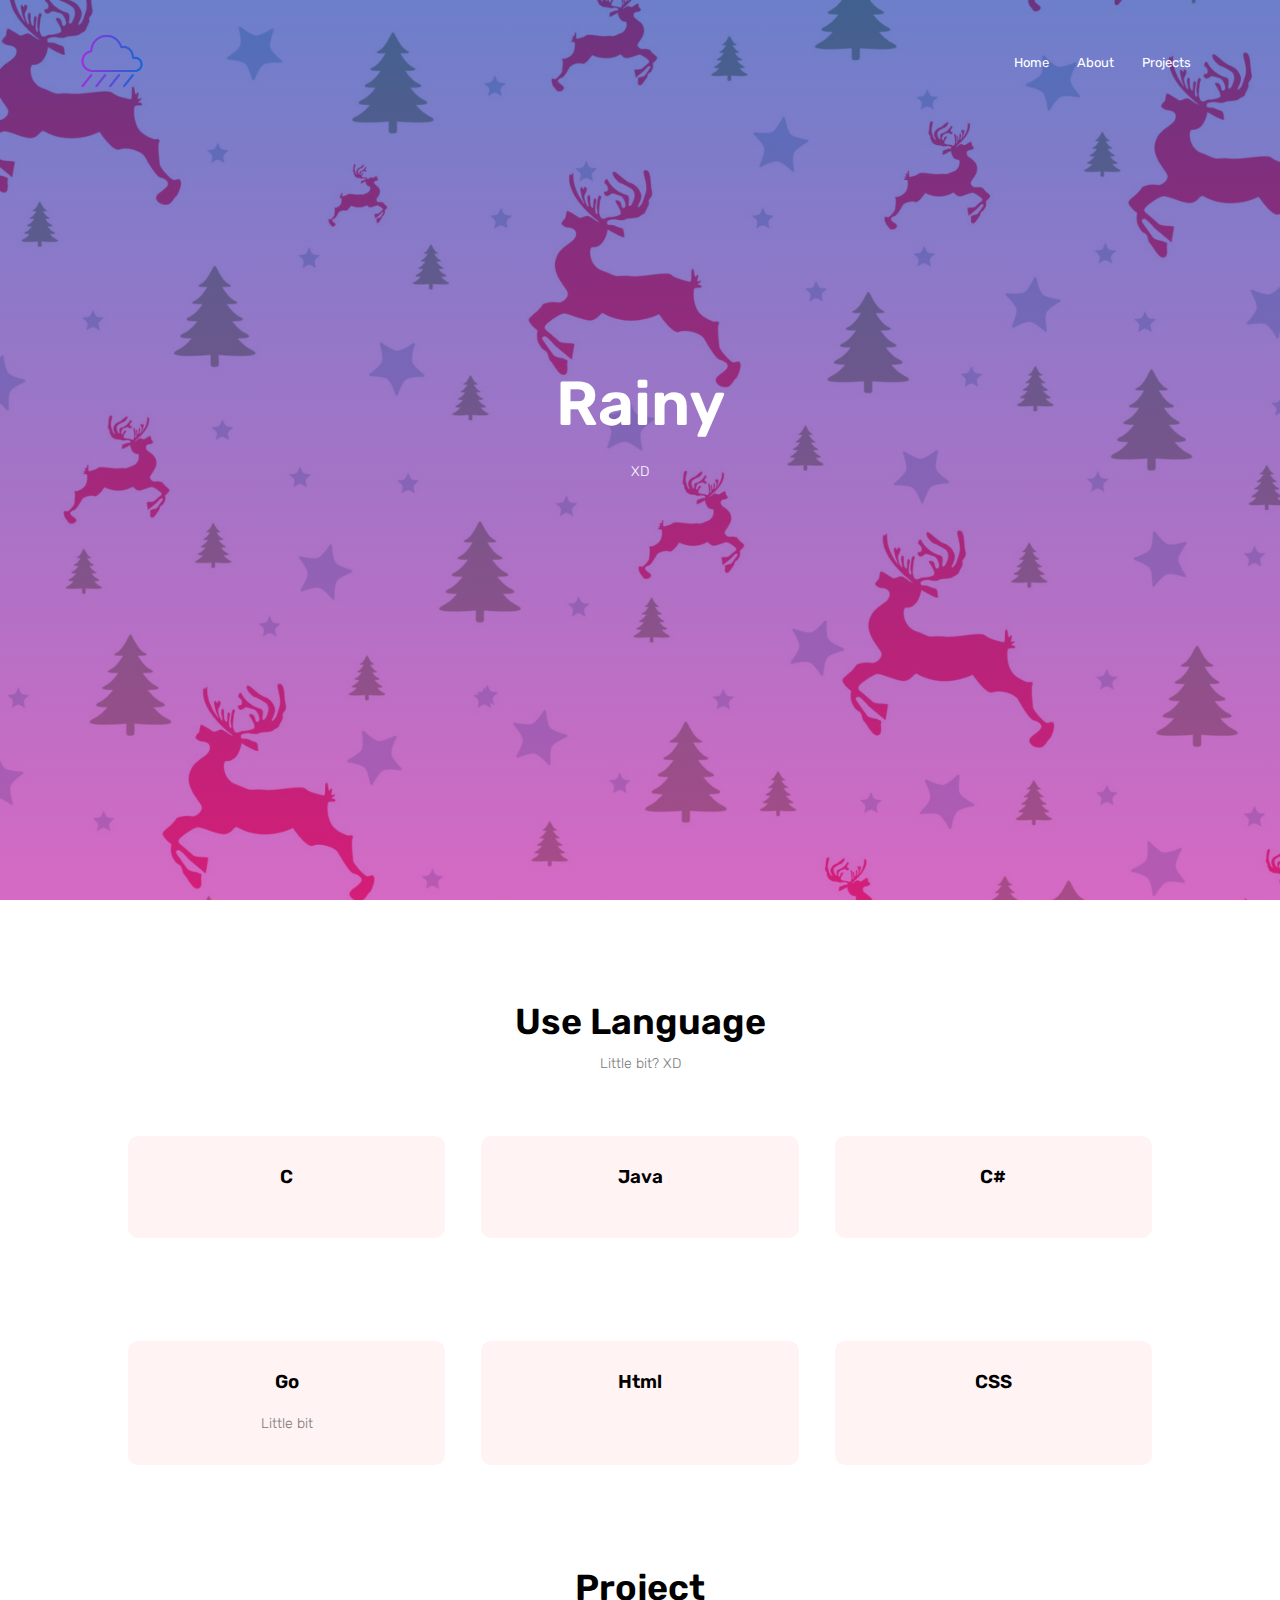
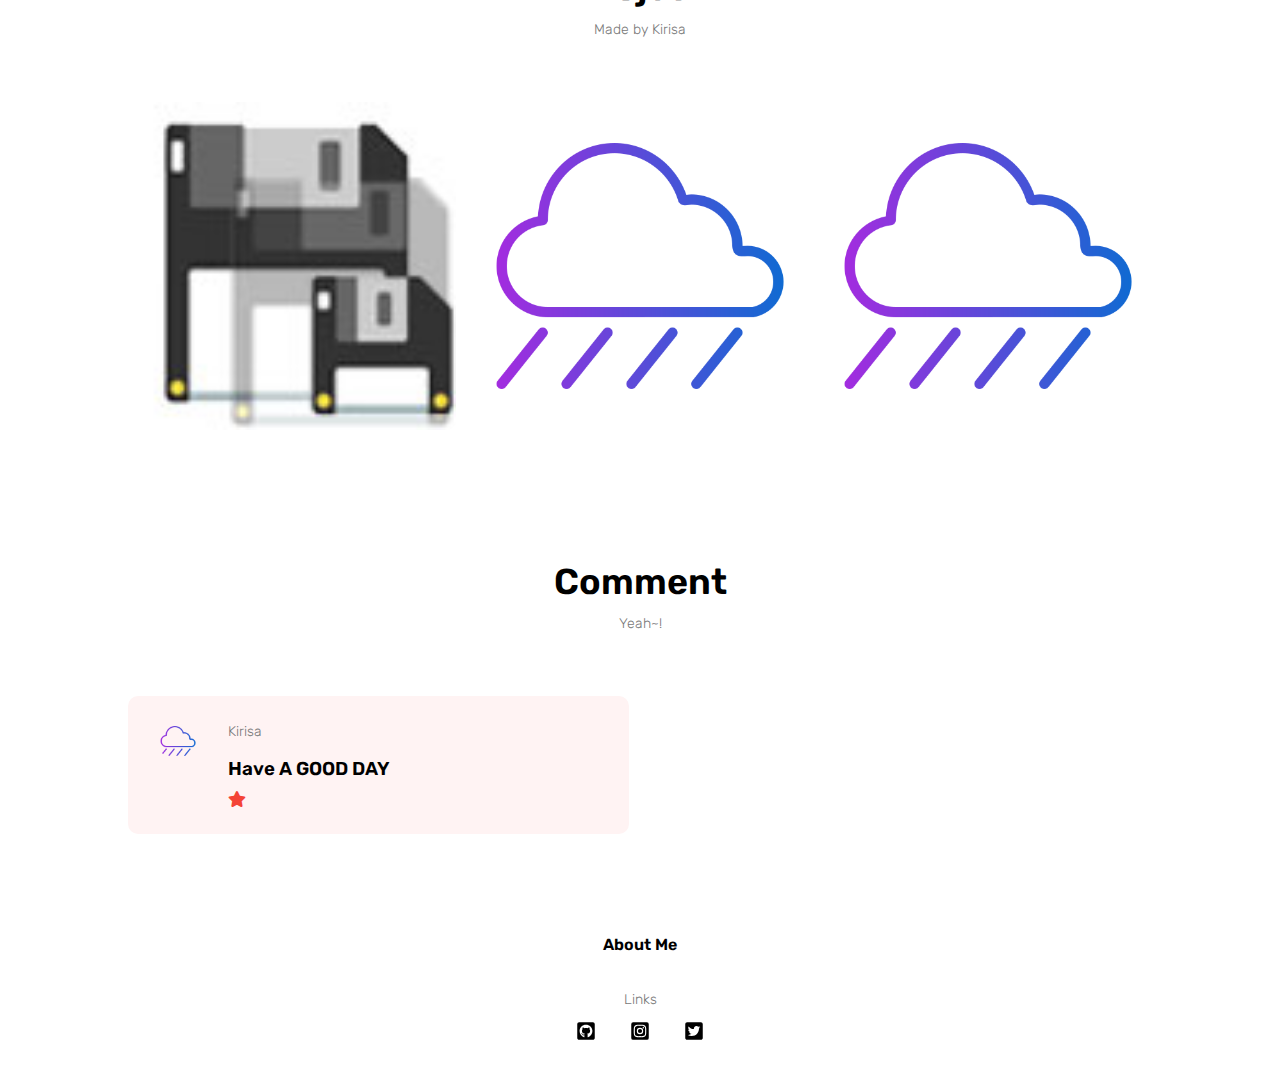
<file: index.html>
<!DOCTYPE html>
<html>
<head>

    <meta name="viewport" content="with=device-width, initial-scale=1.0">
    <title>Rainy</title>
    <link rel="stylesheet" href="style.css">
    <link rel="preconnect" href="https://fonts.googleapis.com">
<link rel="preconnect" href="https://fonts.gstatic.com" crossorigin>
<link href="https://fonts.googleapis.com/css2?family=Rubik:wght@300&display=swap" rel="stylesheet">
<link
    rel="stylesheet"
    href="https://cdnjs.cloudflare.com/ajax/libs/font-awesome/5.10.0/css/all.min.css"
  />
</head>
<body>
    <section class="header">
        <nav>
            <a href="index.html"><img src="assets/rain.png" width="70" height="70"></a>
            <div class="nav-links" id="navLinks">
                <i class="fa fa-times" onclick="hideMenu()"></i>
                <ul>
                    <li><a href="">Home</a></li>
                    <li><a href="#about-section">About</a></li>
                    <li><a href="#project-section">Projects</a></li>
                </ul>
            </div>
            <i class="fa fa-bars" onclick="showMenu()"></i>
        </nav>

    <div class="text-box">
        <h1>Rainy</h1>
        <p>XD</p>
        <!-- <a href="" class="hero-btn">Visit us to know more</a> -->
    </div>
    </section>

    <section class="uselang" id="about-section">
        <h1>Use Language</h1>
        <p>Little bit? XD</p>

        <div class="row">
            <div class="uselang-col">
                <h3>C</h3>
                <p></p>
            </div>
            <div class="uselang-col">
                <h3>Java</h3>
                <p></p>
            </div>
            <div class="uselang-col">
                <h3>C#</h3>
                <p></p>
            </div>
        </div>
        <div class="row">
            <div class="uselang-col">
                <h3>Go</h3>
                <p>Little bit</p>
            </div>
            <div class="uselang-col">
                <h3>Html</h3>
                <p></p>
            </div>
            <div class="uselang-col">
                <h3>CSS</h3>
                <p></p>
            </div>
        </div>
        
    </section>

    <section class="project" id="project-section">
        <h1>Project</h1>
        <p>Made by Kirisa</p>

        <div class="row">
            <div class="project-col">
                <img src="assets/icon.jpg">
                <a href="https://drive.google.com/file/d/1MxM4vlyeEpBlSKHWd73n_bZkKiTbGPHk/view?usp=sharing">
                    <div class="layer">
                        <h3>Image Compressor</h3>
                    </div>
                </a>
            </div>
            <div class="project-col">
                <img src="assets/rain.png">
                <a href="">
                    <div class="layer">
                        <h3>Coming Soon</h3>
                    </div>
                </a>
            </div>
            <div class="project-col">
                <img src="assets/rain.png">
                <a href="">
                    <div class="layer">
                        <h3>Coming Soon</h3>
                    </div>
                </a>
            </div>
        </div>
        
    </section>

    <section class="comments">
        <h1>Comment</h1>
        <p>Yeah~!</p>

        <div class="row">
            <div class="comments-col">
                <img src="assets/rain.png">
                <div>
                    <p>Kirisa</p>
                    <h3>Have A GOOD DAY</h3>
                    <i class="fa fa-star"></i>
                </div>
            </div>
        </div>
    </section>

    <section class="footer">
        <h4>About Me</h4>
        <p>Links</p>

        <div class="icons">
            <div class="icon-col">
                <a href="https://github.com/Kirisa75">
                    <img src="assets/github-square-brands.svg" width="20" height="20">
                </a>
            </div>
            <div class="icon-col">
                <a href="https://www.instagram.com/n_kirisa/">
                    <img src="assets/instagram-square-brands.svg" width="20" height="20">
                </a>
            </div>
            <div class="icon-col">
                <a href="https://twitter.com/nagoikirisame">
                    <img src="assets/twitter-square-brands.svg" width="20" height="20">
                </a>
            </div>
        </div>
    </section>

    <script>
        var navLinks = document.getElementById("navLinks");

        function showMenu(){
            navLinks.style.right = "0";
        }

        function hideMenu(){
            navLinks.style.right = "-200px";
        }
    </script>
</body>
</html>
</file>
<file: style.css>
*{
    margin: 0;
    padding: 0;
    font-family: 'Rubik', sans-serif;
    scroll-behavior: smooth; 
}

.header{
    min-height: 100vh;
    width: 100%;
    background-image: linear-gradient(rgba(47, 73, 180, 0.7),rgba(196, 42, 170, 0.7)),url(assets/christmas-pattern-background.jpg);
    background-position: center;
    background-size: cover;
    position: relative;
}

nav{
    display: flex;
    padding: 2% 6%;
    justify-content: space-between;
    align-items: center;
}


.nav-links{
    flex: 1;
    text-align: right;
}

.nav-links ul li{
    list-style: none;
    display: inline-block;
    padding: 8px 12px;
    position: relative;
}

.nav-links ul li a{
    color: #fff;
    text-decoration: none;
    font-size: 13px;
}

.nav-links ul li::after{
    content: '';
    width: 0%;
    height: 2px;
    background: #f44336;
    display: block;
    margin: auto;
    transition: 0.5s;
}

.nav-links ul li:hover::after{
    width: 100%;
}

.text-box{
    width: 90%;
    color: #fff;
    position: absolute;
    top: 50%;
    left: 50%;
    transform: translate(-50%,-50%);
    text-align: center;
}

.text-box h1{
    font-size: 62px;
}

.text-box p{
    margin: 10px 0 40px;
    font-size: 14px;
    color: #fff;
}

.hero-btn{
    display: inline-block;
    text-decoration: none;
    color: #fff;
    border: 1px solid #fff;
    padding: 12px 34px;
    font-size: 13px;
    background: transparent;
    position: relative;
    cursor: pointer;
}

.hero-btn:hover{
    border: 1px solid #f44336;
    background: #f44336;
    transition: 0.6s;
}

nav .fa{
    display: none;
}

@media(max-width:700px){
    .text-box h1{
        font-size: 20px;
    }
    .nav-links{
        position: absolute;
        background: #f44336;
        height: 100vh;
        width: 200px;
        top: 0;
        right: 200px;
        text-align: left;
        z-index: 2;
        transition: 1s;
    }
    nav .fa{
        display: block;
        color: #fff;
        margin: 10px;
        font-size: 22px;
        cursor: pointer;
    }
    .nav-links ul{
        padding: 30px;
    }
}

/* uselang section */

.uselang{
    width: 80%;
    margin: auto;
    text-align: center;
    padding-top: 100px;
}

h1{
    font-size: 36px;
    font-weight: 600;
}

p{
    color: #777;
    font-size: 14px;
    font-weight: 300;
    line-height: 22px;
    padding: 10px;
}

.row{
    margin-top: 5%;
    display: flex;
    justify-content: space-between;
}

.uselang-col{
    flex-basis: 31%;
    background: #fff3f3;
    border-radius: 10px;
    margin-bottom: 5%;
    padding: 20px 12px;
    box-sizing: border-box;
    transition: 0.5s;
}

h3{
    text-align: center;
    font-weight: 600;
    margin: 10px 0;
}

.uselang-col:hover{
    box-shadow: 0 0 20px 0px rgba(0,0,0,0.2);
}

@media(max-width: 700px){
    .row{
        flex-direction: column;
    }
}

/* campus section */

.project{
    width: 80%;
    margin: auto;
    text-align: center;
    padding-top: 50px;
}

.project-col{
    flex-basis: 32%;
    border-radius: 10px;
    margin-bottom: 30px;
    position: relative;
    overflow: hidden;
}

.project-col img{
    width: 100%;
    display: block;
}

.layer{
    background: transparent;
    height: 100%;
    width: 100%;
    position: absolute;
    top: 0;
    left: 0;
    transition: 0.5s;
}

.layer:hover{
    background: rgba(226, 0, 0, 0.7);
}

.layer h3{
    width: 100%;
    font-weight: 500;
    color: #fff;
    font-size: 26px;
    bottom: 0;
    left: 50%;
    transform: translateX(-50%);
    position: absolute;
    opacity: 0;
    transition: 0.5s;
}

.layer:hover h3{
    bottom: 40%;
    opacity: 1;
}

/* comments */

.comments{
    width: 80%;
    margin: auto;
    padding-top: 100px;
    text-align: center;
}

.comments-col{
    flex-basis: 44%;
    border-radius: 10px;
    margin-bottom: 5%;
    text-align: left;
    background: #fff3f3;
    padding: 25px;
    cursor: pointer;
    display: flex;
}

.comments-col img{
    height: 40px;
    margin-left: 5px;
    margin-right: 30px;
    border-radius: 50%;
}

.comments-col p{
    padding: 0;
}

.comments-col h3{
    margin-top: 15px;
    text-align: left;
}

.comments-col .fa{
    color: #f44336;
}

@media(max-width: 700px){
    .comments-col img{
        margin-left: 0px;
        margin-right: 15px;
    }
}

/* footer */

.footer{
    width: 100%;
    text-align: center;
    padding: 30px 0;
}

.footer h4{
    margin-bottom: 25px;
    margin-top: 20px;
    font-weight: 600;
}

.icons .fa{
    color: #f44336;
    margin: 0 13px;
    cursor: pointer;
    padding: 18px 0;
}

.icon-col{
    display: inline-block;
    width: 50px;
}

/*
https://www.youtube.com/watch?v=oYRda7UtuhA
*/
</file>
